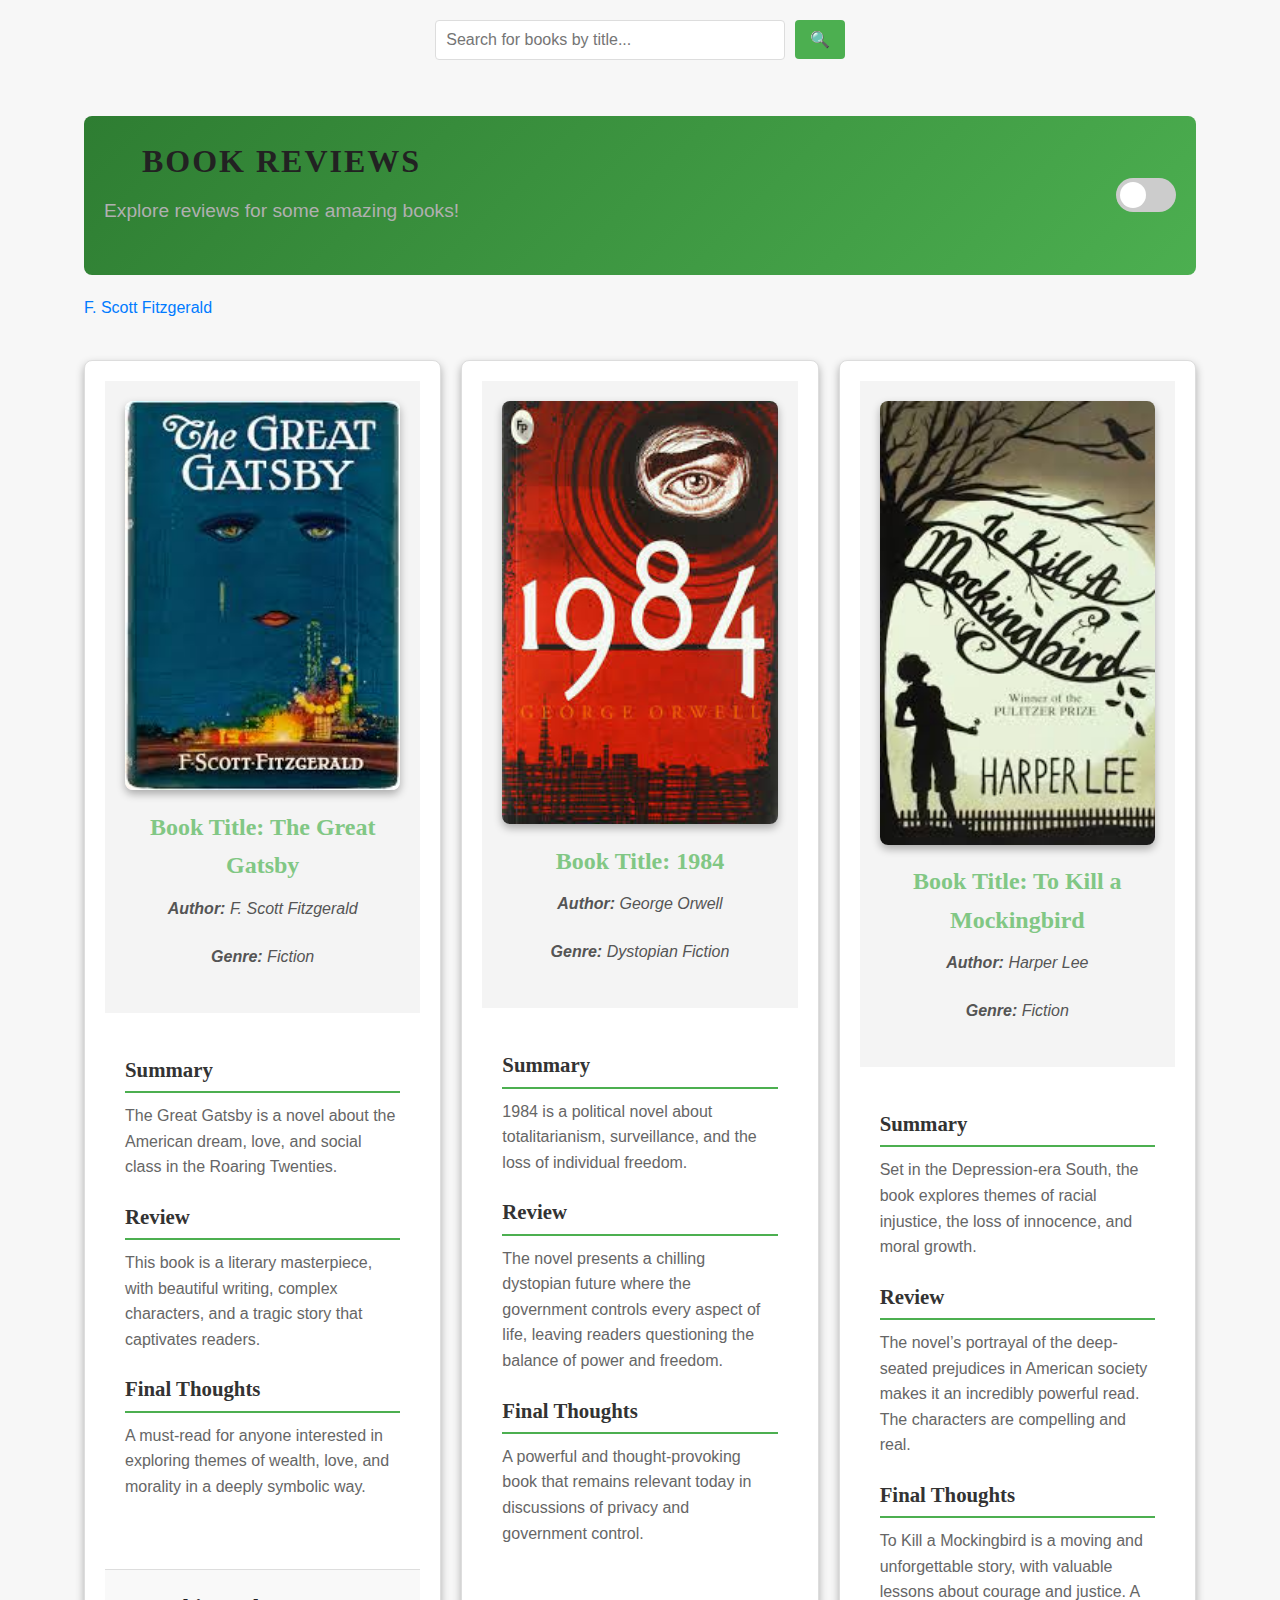
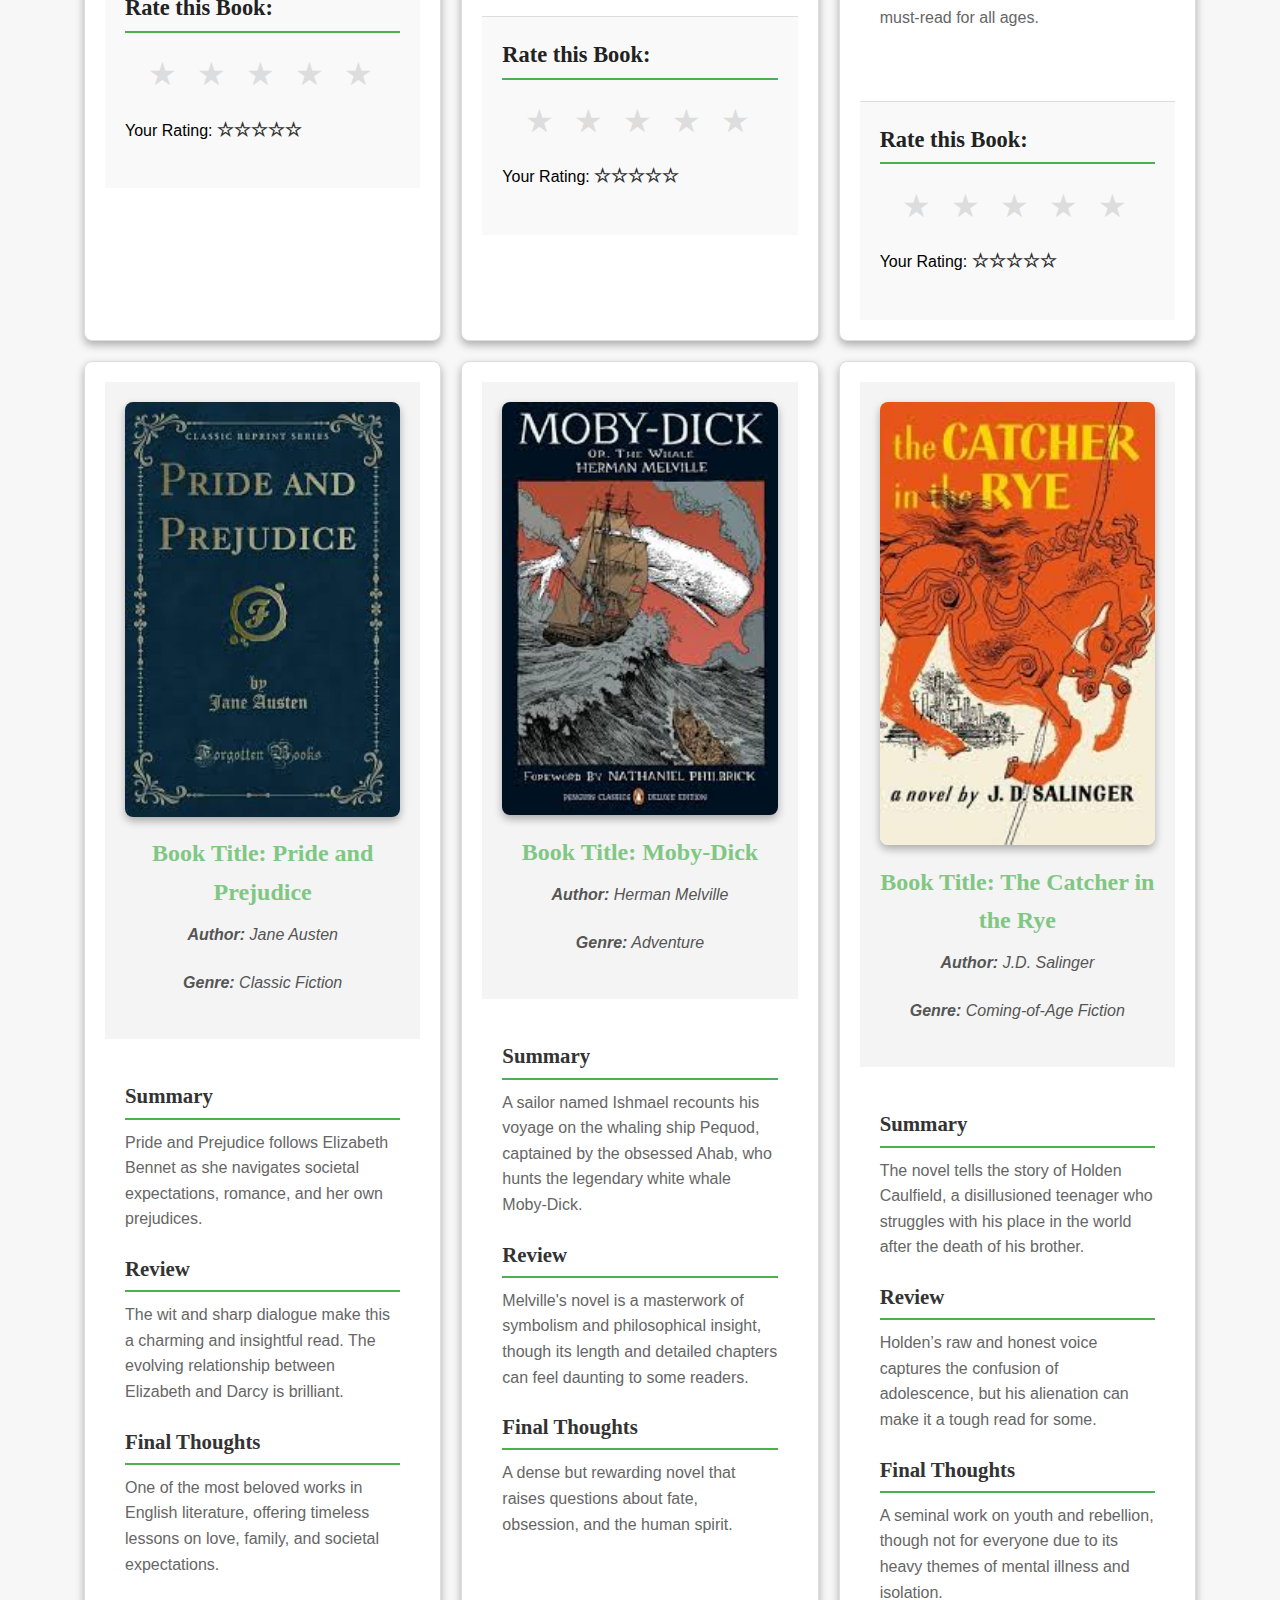
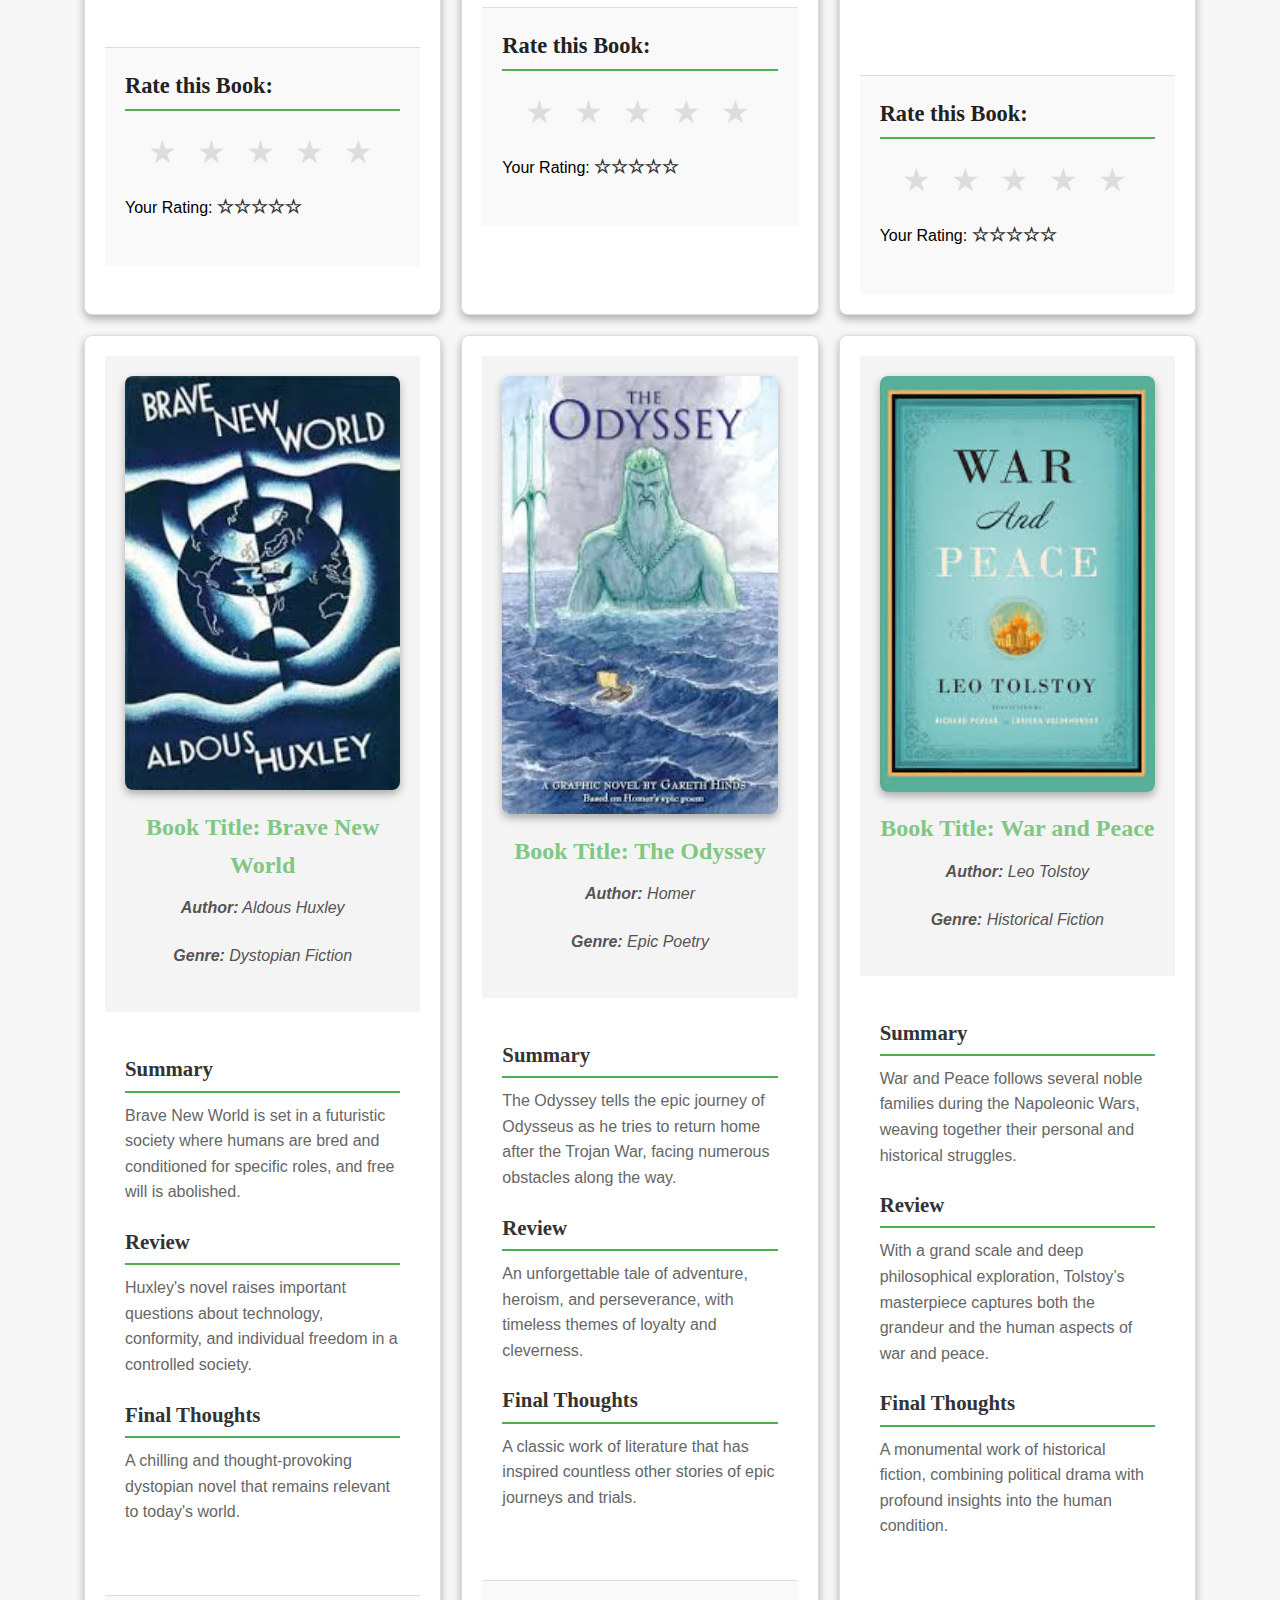
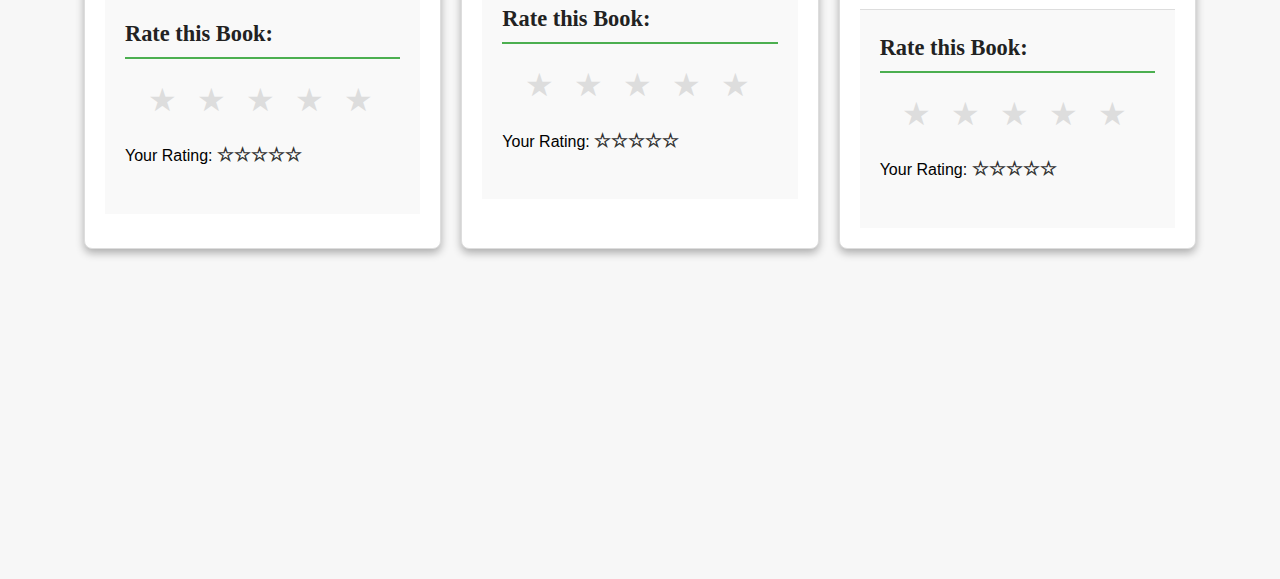
<file: index.html>
<!DOCTYPE html>
<html lang="en">

<head>
    <meta charset="UTF-8">
    <meta name="viewport" content="width=device-width, initial-scale=1.0">
    <title>Book Reviews</title>
    <link rel="stylesheet" href="css/style.css">
    <style>
        .counter-section {
          display: flex;
          justify-content: center;
          gap: 50px;
          padding: 80px 20px;
          background: #222;
          color: #fff;
          text-align: center;
          opacity: 0;
          transform: translateY(50px);
          transition: opacity 0.6s ease, transform 0.6s ease;
        }
      
        .counter-section.visible {
          opacity: 1;
          transform: translateY(0);
        }
      
        .counter {
          font-size: 2.5rem;
          font-weight: bold;
          min-width: 100px;
        }
      
        .label {
          font-size: 1rem;
          margin-top: 10px;
          color: #ccc;
        }
      </style>
</head>

<body>

<div class="search-container">
    <input type="text" id="search-bar" placeholder="Search for books by title..." oninput="searchBooks()">
    <button id="search-btn">🔍</button>
</div>

<div class="page-container">
    <header class="main-header">
        <div class="header-content">
            <h1>Book Reviews</h1>
            <p>Explore reviews for some amazing books!</p>
        </div>

        <label class="switch">
            <input type="checkbox" id="dark-mode-toggle">
            <span class="slider round"></span>
        </label>
        
    </header>
    
    
    <a href="index2.html">F. Scott Fitzgerald</a>

    <div class="book-list">


        <div class="book-item" onclick="openBookModal('gatsby')">
            <div class="book-header">
                <img src="img/book1.jpg" alt="">
                <h2>Book Title: The Great Gatsby</h2>
                <p><strong>Author:</strong> F. Scott Fitzgerald</p>
                <p><strong>Genre:</strong> Fiction</p>
            </div>

            <section class="book-details">
                <div class="summary">
                    <h3>Summary</h3>
                    <p>The Great Gatsby is a novel about the American dream, love, and social class in the Roaring Twenties.</p>
                </div>

                <div class="review">
                    <h3>Review</h3>
                    <p>This book is a literary masterpiece, with beautiful writing, complex characters, and a tragic story that captivates readers.</p>
                </div>

                <div class="final-thoughts">
                    <h3>Final Thoughts</h3>
                    <p>A must-read for anyone interested in exploring themes of wealth, love, and morality in a deeply symbolic way.</p>
                </div>
            </section>

            <section class="rating-section">
                <h3>Rate this Book:</h3>
                <div class="rating-stars">
                    <span class="star" data-value="1">★</span>
                    <span class="star" data-value="2">★</span>
                    <span class="star" data-value="3">★</span>
                    <span class="star" data-value="4">★</span>
                    <span class="star" data-value="5">★</span>
                </div>
                <p>Your Rating: <span class="rating-display">☆☆☆☆☆</span></p>
            </section>
        </div>

      
        <div class="book-item" onclick="openBookModal('1984')">
            <div class="book-header">
                <img src="img/book2.jpg" alt="">
                <h2>Book Title: 1984</h2>
                <p><strong>Author:</strong> George Orwell</p>
                <p><strong>Genre:</strong> Dystopian Fiction</p>
            </div>

            <section class="book-details">
                <div class="summary">
                    <h3>Summary</h3>
                    <p>1984 is a political novel about totalitarianism, surveillance, and the loss of individual freedom.</p>
                </div>

                <div class="review">
                    <h3>Review</h3>
                    <p>The novel presents a chilling dystopian future where the government controls every aspect of life, leaving readers questioning the balance of power and freedom.</p>
                </div>

                <div class="final-thoughts">
                    <h3>Final Thoughts</h3>
                    <p>A powerful and thought-provoking book that remains relevant today in discussions of privacy and government control.</p>
                </div>
            </section>

            <section class="rating-section">
                <h3>Rate this Book:</h3>
                <div class="rating-stars">
                    <span class="star" data-value="1">★</span>
                    <span class="star" data-value="2">★</span>
                    <span class="star" data-value="3">★</span>
                    <span class="star" data-value="4">★</span>
                    <span class="star" data-value="5">★</span>
                </div>
                <p>Your Rating: <span class="rating-display">☆☆☆☆☆</span></p>
            </section>
        </div>

      
        <div class="book-item" onclick="openBookModal('mockingbird')">
            <div class="book-header">
                <img src="img/book3.jpg" alt="">
                <h2>Book Title: To Kill a Mockingbird</h2>
                <p><strong>Author:</strong> Harper Lee</p>
                <p><strong>Genre:</strong> Fiction</p>
            </div>

            <section class="book-details">
                <div class="summary">
                    <h3>Summary</h3>
                    <p>Set in the Depression-era South, the book explores themes of racial injustice, the loss of innocence, and moral growth.</p>
                </div>

                <div class="review">
                    <h3>Review</h3>
                    <p>The novel’s portrayal of the deep-seated prejudices in American society makes it an incredibly powerful read. The characters are compelling and real.</p>
                </div>

                <div class="final-thoughts">
                    <h3>Final Thoughts</h3>
                    <p>To Kill a Mockingbird is a moving and unforgettable story, with valuable lessons about courage and justice. A must-read for all ages.</p>
                </div>
            </section>

            <section class="rating-section">
                <h3>Rate this Book:</h3>
                <div class="rating-stars">
                    <span class="star" data-value="1">★</span>
                    <span class="star" data-value="2">★</span>
                    <span class="star" data-value="3">★</span>
                    <span class="star" data-value="4">★</span>
                    <span class="star" data-value="5">★</span>
                </div>
                <p>Your Rating: <span class="rating-display">☆☆☆☆☆</span></p>
            </section>
        </div>

   
        <div class="book-item" onclick="openBookModal('pride')">
            <div class="book-header">
                <img src="img/book4.jpg" alt="">
                <h2>Book Title: Pride and Prejudice</h2>
                <p><strong>Author:</strong> Jane Austen</p>
                <p><strong>Genre:</strong> Classic Fiction</p>
            </div>

            <section class="book-details">
                <div class="summary">
                    <h3>Summary</h3>
                    <p>Pride and Prejudice follows Elizabeth Bennet as she navigates societal expectations, romance, and her own prejudices.</p>
                </div>

                <div class="review">
                    <h3>Review</h3>
                    <p>The wit and sharp dialogue make this a charming and insightful read. The evolving relationship between Elizabeth and Darcy is brilliant.</p>
                </div>

                <div class="final-thoughts">
                    <h3>Final Thoughts</h3>
                    <p>One of the most beloved works in English literature, offering timeless lessons on love, family, and societal expectations.</p>
                </div>
            </section>

            <section class="rating-section">
                <h3>Rate this Book:</h3>
                <div class="rating-stars">
                    <span class="star" data-value="1">★</span>
                    <span class="star" data-value="2">★</span>
                    <span class="star" data-value="3">★</span>
                    <span class="star" data-value="4">★</span>
                    <span class="star" data-value="5">★</span>
                </div>
                <p>Your Rating: <span class="rating-display">☆☆☆☆☆</span></p>
            </section>
        </div>

        <div class="book-item" onclick="openBookModal('moby')">
            <div class="book-header">
                <img src="img/book5.jpg" alt="">
                <h2>Book Title: Moby-Dick</h2>
                <p><strong>Author:</strong> Herman Melville</p>
                <p><strong>Genre:</strong> Adventure</p>
            </div>

            <section class="book-details">
                <div class="summary">
                    <h3>Summary</h3>
                    <p>A sailor named Ishmael recounts his voyage on the whaling ship Pequod, captained by the obsessed Ahab, who hunts the legendary white whale Moby-Dick.</p>
                </div>

                <div class="review">
                    <h3>Review</h3>
                    <p>Melville's novel is a masterwork of symbolism and philosophical insight, though its length and detailed chapters can feel daunting to some readers.</p>
                </div>

                <div class="final-thoughts">
                    <h3>Final Thoughts</h3>
                    <p>A dense but rewarding novel that raises questions about fate, obsession, and the human spirit.</p>
                </div>
            </section>

            <section class="rating-section">
                <h3>Rate this Book:</h3>
                <div class="rating-stars">
                    <span class="star" data-value="1">★</span>
                    <span class="star" data-value="2">★</span>
                    <span class="star" data-value="3">★</span>
                    <span class="star" data-value="4">★</span>
                    <span class="star" data-value="5">★</span>
                </div>
                <p>Your Rating: <span class="rating-display">☆☆☆☆☆</span></p>
            </section>
        </div>

        <div class="book-item" onclick="openBookModal('rye')">
            <div class="book-header">
                <img src="img/book6.jpg" alt="">
                <h2>Book Title: The Catcher in the Rye</h2>
                <p><strong>Author:</strong> J.D. Salinger</p>
                <p><strong>Genre:</strong> Coming-of-Age Fiction</p>
            </div>

            <section class="book-details">
                <div class="summary">
                    <h3>Summary</h3>
                    <p>The novel tells the story of Holden Caulfield, a disillusioned teenager who struggles with his place in the world after the death of his brother.</p>
                </div>

                <div class="review">
                    <h3>Review</h3>
                    <p>Holden’s raw and honest voice captures the confusion of adolescence, but his alienation can make it a tough read for some.</p>
                </div>

                <div class="final-thoughts">
                    <h3>Final Thoughts</h3>
                    <p>A seminal work on youth and rebellion, though not for everyone due to its heavy themes of mental illness and isolation.</p>
                </div>
            </section>

            <section class="rating-section">
                <h3>Rate this Book:</h3>
                <div class="rating-stars">
                    <span class="star" data-value="1">★</span>
                    <span class="star" data-value="2">★</span>
                    <span class="star" data-value="3">★</span>
                    <span class="star" data-value="4">★</span>
                    <span class="star" data-value="5">★</span>
                </div>
                <p>Your Rating: <span class="rating-display">☆☆☆☆☆</span></p>
            </section>
        </div>

        <div class="book-item" onclick="openBookModal('world')">
            <div class="book-header">
                <img src="img/book7.jpg" alt="">
                <h2>Book Title: Brave New World</h2>
                <p><strong>Author:</strong> Aldous Huxley</p>
                <p><strong>Genre:</strong> Dystopian Fiction</p>
                 
            </div>

            <section class="book-details">
                <div class="summary">
                    <h3>Summary</h3>
                    <p>Brave New World is set in a futuristic society where humans are bred and conditioned for specific roles, and free will is abolished.</p>
                </div>

                <div class="review">
                    <h3>Review</h3>
                    <p>Huxley's novel raises important questions about technology, conformity, and individual freedom in a controlled society.</p>
                </div>

                <div class="final-thoughts">
                    <h3>Final Thoughts</h3>
                    <p>A chilling and thought-provoking dystopian novel that remains relevant to today's world.</p>
                </div>
            </section>

            <section class="rating-section">
                <h3>Rate this Book:</h3>
                <div class="rating-stars">
                    <span class="star" data-value="1">★</span>
                    <span class="star" data-value="2">★</span>
                    <span class="star" data-value="3">★</span>
                    <span class="star" data-value="4">★</span>
                    <span class="star" data-value="5">★</span>
                </div>
                <p>Your Rating: <span class="rating-display">☆☆☆☆☆</span></p>
            </section>
        </div>

        <div class="book-item" onclick="openBookModal('odyssey')">
            <div class="book-header">
                <img src="img/book8.jpg" alt="">
                <h2>Book Title: The Odyssey</h2>
                <p><strong>Author:</strong> Homer</p>
                <p><strong>Genre:</strong> Epic Poetry</p>
            </div>

            <section class="book-details">
                <div class="summary">
                    <h3>Summary</h3>
                    <p>The Odyssey tells the epic journey of Odysseus as he tries to return home after the Trojan War, facing numerous obstacles along the way.</p>
                </div>

                <div class="review">
                    <h3>Review</h3>
                    <p>An unforgettable tale of adventure, heroism, and perseverance, with timeless themes of loyalty and cleverness.</p>
                </div>

                <div class="final-thoughts">
                    <h3>Final Thoughts</h3>
                    <p>A classic work of literature that has inspired countless other stories of epic journeys and trials.</p>
                </div>
            </section>

            <section class="rating-section">
                <h3>Rate this Book:</h3>
                <div class="rating-stars">
                    <span class="star" data-value="1">★</span>
                    <span class="star" data-value="2">★</span>
                    <span class="star" data-value="3">★</span>
                    <span class="star" data-value="4">★</span>
                    <span class="star" data-value="5">★</span>
                </div>
                <p>Your Rating: <span class="rating-display">☆☆☆☆☆</span></p>
            </section>
        </div>


        <div class="book-item">
            <div class="book-header" onclick="openBookModal('war')"> 
                <img src="img/book9.jpg" alt="">
                <h2>Book Title: War and Peace</h2>
                <p><strong>Author:</strong> Leo Tolstoy</p>
                <p><strong>Genre:</strong> Historical Fiction</p>
            </div>

            <section class="book-details">
                <div class="summary">
                    <h3>Summary</h3>
                    <p>War and Peace follows several noble families during the Napoleonic Wars, weaving together their personal and historical struggles.</p>
                </div>

                <div class="review">
                    <h3>Review</h3>
                    <p>With a grand scale and deep philosophical exploration, Tolstoy’s masterpiece captures both the grandeur and the human aspects of war and peace.</p>
                </div>

                <div class="final-thoughts">
                    <h3>Final Thoughts</h3>
                    <p>A monumental work of historical fiction, combining political drama with profound insights into the human condition.</p>
                </div>
            </section>

            <section class="rating-section">
                <h3>Rate this Book:</h3>
                <div class="rating-stars">
                    <span class="star" data-value="1">★</span>
                    <span class="star" data-value="2">★</span>
                    <span class="star" data-value="3">★</span>
                    <span class="star" data-value="4">★</span>
                    <span class="star" data-value="5">★</span>
                </div>
                <p>Your Rating: <span class="rating-display">☆☆☆☆☆</span></p>
            </section>
        </div>
            </div>  
    </div>
</div>

<!-- Scroll number counter -->
<div class="counter-section">
    <div>
        <div class="counter" data-target="1500">0</div>
        <div class="label">Total Reviews</div>
    </div>
    <div>
        <div class="counter" data-target="3200">0</div>
        <div class="label">Books Added</div>
    </div>
    <div>
        <div class="counter" data-target="760">0</div>
        <div class="label">Active Readers</div>
    </div>
</div>



<script>
    const counters = document.querySelectorAll('.counter-section .counter');
    const counterSection = document.querySelector('.counter-section');
    let hasAnimated = false;
  
    const animateCounter = (counter) => {
      const target = +counter.getAttribute('data-target');
      const speed = 200;
      const increment = target / speed;
  
      const updateCount = () => {
        const current = +counter.innerText;
        if (current < target) {
          counter.innerText = Math.ceil(current + increment);
          requestAnimationFrame(updateCount);
        } else {
          counter.innerText = target;
        }
      };
  
      updateCount();
    };
  
    const handleScroll = () => {
      const scrollTop = window.scrollY;
      const windowHeight = window.innerHeight;
      const docHeight = document.documentElement.scrollHeight;
  
      if (scrollTop + windowHeight >= docHeight - 10 && !hasAnimated) {
        counterSection.classList.add('visible');
        counters.forEach(counter => animateCounter(counter));
        hasAnimated = true;
      }
    };
  
    window.addEventListener('scroll', handleScroll);
  </script>



<script src="js/main.js"></script>

</body>

</html>
</file>
<file: css/style.css>
.main-header {
    background: linear-gradient(135deg, #2e7d32, #4CAF50); 
    color: #ffffff;
    padding: 40px 20px;
    text-align: center;
    border-radius: 10px;
    margin-bottom: 20px;
    position: relative;
}

.header-content {
    position: relative;
    z-index: 2;
}

.header-content h1 {
    font-size: 3rem;
    margin-bottom: 10px;
    font-weight: bold;
    text-transform: uppercase;
    letter-spacing: 2px;
}

.header-content p {
    font-size: 1.2rem;
    color: #b0b0b0; 
}


.navbar {
    display: flex;
    justify-content: center;
    margin-top: 20px;
    background-color: #333;
    border-radius: 8px;
    padding: 10px;
}

.navbar a {
    color: #fff;
    text-decoration: none;
    padding: 10px 20px;
    font-size: 1rem;
    font-weight: bold;
    transition: background-color 0.3s ease, transform 0.3s ease;
    border-radius: 5px;
    margin: 0 10px;
}

.navbar a:hover {
    background-color: #4CAF50;
    transform: translateY(-5px);
}

.navbar a.active {
    background-color: #81c784;
}


.toggle-btn {
    position: absolute;
    top: 20px;
    right: 20px;
    background-color: #4CAF50;
    color: #ffffff;
    border: none;
    border-radius: 50%;
    padding: 10px;
    cursor: pointer;
    font-size: 1.5rem;
    transition: background-color 0.3s ease, transform 0.3s ease;
}

.toggle-btn:hover {
    background-color: #81c784;
    transform: rotate(90deg);
}


.page-container {
    width: 90%;
    max-width: 1200px;
    margin: 0 auto;
}


* {
    margin: 0;
    padding: 0;
    box-sizing: border-box;
}

body {
    font-family: 'Arial', sans-serif;
    line-height: 1.6;
    background-color: #121212;
    color: #e0e0e0; 
}

.page_container {
    width: 90%;
    max-width: 1200px;
    margin: 0 auto;
}


.main_header {
    background: linear-gradient(135deg, #2e7d32, #4CAF50); 
    color: #ffffff;
    padding: 40px 0;
    text-align: center;
    border-radius: 10px;
    margin-bottom: 20px;
}

.header_content h1 {
    font-size: 2.5rem;
    margin-bottom: 10px;
    font-weight: bold;
}

.header_content p {
    font-size: 1.2rem;
    color: #b0b0b0; 
}


.book-list {
    display: grid;
    grid-template-columns: 1fr 1fr;
    gap: 30px;
}

.book-item {
    background-color: #1e1e1e; 
    padding: 20px;
    border-radius: 8px;
    box-shadow: 0 4px 8px rgba(0, 0, 0, 0.3);
    transition: transform 0.3s ease;
    border: 1px solid #333;
}

.book-item:hover {
    transform: translateY(-10px);
}


.book-header {
    text-align: center;
    margin-bottom: 20px;
}

.book-header img {
    max-width: 100%;
    height: auto;
    border-radius: 5px;
    box-shadow: 0 4px 8px rgba(0, 0, 0, 0.3);
    transition: transform 0.3s ease;
}

.book-header h2 {
    font-size: 1.8rem;
    margin-top: 10px;
    font-weight: bold;
    color: #81c784; 
}

.book-header p {
    color: #9e9e9e; 
    font-style: italic;
}

.book-details {
    margin-top: 20px;
}

.summary, .review, .final-thoughts {
    margin-bottom: 20px;
}

h3 {
    font-size: 1.4rem;
    color: #4CAF50;
    margin-bottom: 10px;
    border-bottom: 2px solid #4CAF50;
    padding-bottom: 5px;
}

p {
    font-size: 1rem;
    line-height: 1.5;
    color: #e0e0e0; 
}

.rating-section {
    margin-top: 30px;
}

.rating-stars {
    font-size: 1.5rem;
    color: #ffcc00;
    cursor: pointer;
    margin-bottom: 10px;
}

.rating-stars .star {
    margin-right: 5px;
}

.rating-stars .star:hover {
    color: #f1c40f;
}

.rating-display {
    font-weight: bold;
}


.star:hover,
.star.selected {
    color: #f39c12;
}


@media (max-width: 768px) {
    .book-list {
        grid-template-columns: 1fr;
    }

    .main_header h1 {
        font-size: 2rem;
    }

    .book-header h2 {
        font-size: 1.5rem;
    }

    .rating-stars {
        font-size: 1.2rem;
    }

    h3 {
        font-size: 1.2rem;
    }

    p {
        font-size: 0.9rem;
    }
}


body {
    background-color: white;
    color: black;
}

.dark-mode {
    background-color: #121212;
    color: white;
}

.dark-mode .main-header {
    background-color: #333;
}

.dark-mode .book-item {
    background-color: #222;
    color: white;
}



body {
    background-color: white;
    color: black;
}

.dark-mode {
    background-color: #121212;
    color: white;
}

.dark-mode .main-header {
    background-color: #333;
}

.dark-mode .book-item {
    background-color: #222;
    color: white;
}



* {
    margin: 0;
    padding: 0;
    box-sizing: border-box;
}

body {
    font-family: Arial, sans-serif;
    background-color: white;
    color: #333;
    line-height: 1.6;
    transition: background-color 0.3s ease, color 0.3s ease;
}

.dark-mode {
    background-color: #121212;
    color: white;
}

.page-container {
    max-width: 1200px;
    margin: 0 auto;
    padding: 20px;
}


.main-header {
    display: flex;
    justify-content: space-between;
    align-items: center;
    background-color: #f4f4f4;
    padding: 20px;
    border-radius: 8px;
    transition: background-color 0.3s ease;
}

.dark-mode .main-header {
    background-color: #333;
}

.header-content h1 {
    font-size: 2rem;
    margin-bottom: 10px;
}

.header-content p {
    font-size: 1.2rem;
}

.toggle-button {
    background-color: transparent;
    border: none;
    font-size: 2rem;
    cursor: pointer;
    transition: color 0.3s ease;
}

.toggle-button:hover {
    color: #ffcc00;
}

.dark-mode .toggle-button {
    color: #ffcc00;
}


.book-list {
    display: grid;
    grid-template-columns: repeat(auto-fill, minmax(280px, 1fr));
    gap: 20px;
    margin-top: 40px;
}


.book-item {
    background-color: #fff;
    border: 1px solid #ddd;
    border-radius: 8px;
    overflow: hidden;
    transition: transform 0.3s ease, box-shadow 0.3s ease;
}

.dark-mode .book-item {
    background-color: #222;
    border-color: #444;
}

.book-item:hover {
    transform: translateY(-10px);
    box-shadow: 0 4px 12px rgba(0, 0, 0, 0.1);
}

.book-header {
    padding: 20px;
    background-color: #f4f4f4;
    text-align: center;
}

.dark-mode .book-header {
    background-color: #333;
}

.book-header img {
    width: 100%;
    height: auto;
    border-radius: 8px;
}

.book-header h2 {
    margin-top: 10px;
    font-size: 1.5rem;
    font-weight: bold;
}

.book-header p {
    font-size: 1rem;
    color: #555;
}


.book-details {
    padding: 20px;
}

.book-details h3 {
    font-size: 1.3rem;
    margin-bottom: 10px;
    color: #333;
}

.book-details p {
    font-size: 1rem;
    margin-bottom: 15px;
    line-height: 1.6;
    color: #666;
}


.rating-section {
    padding: 20px;
    background-color: #f9f9f9;
    border-top: 1px solid #ddd;
}

.dark-mode .rating-section {
    background-color: #333;
}

.rating-stars {
    display: flex;
    justify-content: center;
    gap: 5px;
    margin-bottom: 10px;
}

.star {
    font-size: 2rem;
    cursor: pointer;
    color: #ddd;
    transition: color 0.2s ease;
}

.star:hover,
.star.selected {
    color: #ffcc00;
}

.rating-display {
    font-size: 1.2rem;
    font-weight: bold;
    color: #333;
}

.dark-mode .rating-display {
    color: #ffcc00;
}

.switch {
    position: relative;
    display: inline-block;
    width: 60px;
    height: 34px;
  }
  

  .switch input {
    opacity: 0;
    width: 0;
    height: 0;
  }
  

  .slider {
    position: absolute;
    cursor: pointer;
    top: 0;
    left: 0;
    right: 0;
    bottom: 0;
    background-color: #ccc;
    -webkit-transition: .4s;
    transition: .4s;
  }
  
  .slider:before {
    position: absolute;
    content: "";
    height: 26px;
    width: 26px;
    left: 4px;
    bottom: 4px;
    background-color: white;
    -webkit-transition: .4s;
    transition: .4s;
  }
  
  input:checked + .slider {
    background-color: #2196F3;
  }
  
  input:focus + .slider {
    box-shadow: 0 0 1px #2196F3;
  }
  
  input:checked + .slider:before {
    -webkit-transform: translateX(26px);
    -ms-transform: translateX(26px);
    transform: translateX(26px);
  }
  

  .slider.round {
    border-radius: 34px;
  }
  
  .slider.round:before {
    border-radius: 50%;
  }

  .rating-stars {
    cursor: pointer;
    font-size: 1.5em;
    color: gold;
}

.rating-stars span {
    padding: 5px;
}

.rating-stars span.selected {
    color: #FFD700;
}





.search-container {
    margin: 20px auto;
    text-align: center;
    max-width: 500px;
}

#search-bar {
    padding: 10px;
    width: 70%;
    border: 1px solid #ddd;
    border-radius: 4px;
    font-size: 16px;
}

#search-btn {
    padding: 10px 15px;
    background-color: #4CAF50;
    color: white;
    border: none;
    border-radius: 4px;
    cursor: pointer;
    font-size: 16px;
    margin-left: 5px;
}

.book-list {
    display: grid;
    grid-template-columns: repeat(3, 1fr); 
    gap: 20px;
    margin-top: 40px;
}

.book-item {
    background-color: #fff;
    border: 1px solid #ddd;
    border-radius: 8px;
    overflow: hidden;
    transition: transform 0.3s ease, box-shadow 0.3s ease;
    cursor: pointer; 
}

.dark-mode .book-item {
    background-color: #222;
    border-color: #444;
}

.book-item:hover {
    transform: translateY(-10px);
    box-shadow: 0 4px 12px rgba(0, 0, 0, 0.1);
}



body {
    font-family: 'Roboto', sans-serif;
}


h1, h2, h3, h4, h5, h6 {
    font-family: 'Roboto', sans-serif;
}


p {
    font-family: 'Roboto', sans-serif;
}




/* Reset default margin, padding, and box-sizing for all elements */
* {
    margin: 0;
    padding: 0;
    box-sizing: border-box;
    font-family: 'Poppins', sans-serif; /* Set default font to Poppins */
  }
  

  body {
    font-family: 'Poppins', sans-serif; 
    line-height: 1.6;
    font-size: 16px;
    color: #000000;
    background-color: #f7f7f7;
  }
  

  h1, h2, h3, h4, h5, h6 {
    font-family: 'Merriweather', serif; 
    font-weight: 700; 
    color: #222;
    margin-bottom: 0.5em;
  }
  
  
  p {
    font-family: 'Poppins', sans-serif; 
    font-weight: 400;
    font-size: 1rem;
    color: #000000;
    margin-bottom: 1.5em;
  }
  
 
  a {
    font-family: 'Lato', sans-serif;
    text-decoration: none;
    color: #007BFF;
  }
  
  a:hover {
    text-decoration: underline;
    color: #0056b3;
  }
  
  
  button, input[type="submit"], input[type="button"] {
    font-family: 'Lato', sans-serif; 
    font-weight: 700;
    color: #fff;
    background-color: #007BFF;
    border: none;
    padding: 10px 20px;
    cursor: pointer;
  }
  
  button:hover, input[type="submit"]:hover, input[type="button"]:hover {
    background-color: #0056b3;
  }
  

  blockquote {
    font-family: 'Poppins', sans-serif;
    font-style: italic;
    color: #000000;
    border-left: 4px solid #ccc;
    padding-left: 1em;
    margin: 1em 0;
  }
  

  ul, ol {
    font-family: 'Poppins', sans-serif;
    color: #000000;
    margin: 1em 0;
  }
  
  li {
    margin: 0.5em 0;
  }
  
 
  table {
    font-family: 'Poppins', sans-serif;
    border-collapse: collapse;
    width: 100%;
  }
  
  th, td {
    border: 1px solid #ddd;
    padding: 8px;
    text-align: left;
  }
  

  input, textarea, select {
    font-family: 'Poppins', sans-serif;
    font-size: 1rem;
    color: #000000;
    padding: 8px;
    margin-bottom: 1em;
    border: 1px solid #ccc;
    border-radius: 4px;
  }
  
 
  code, pre {
    font-family: 'Courier New', Courier, monospace;
    color: #d6336c;
  }
  
  
  .custom-class {
    font-family: 'Merriweather', serif; 
    font-weight: 700;
    color: #000000;
  }
  
.author{
    color: #81c784;
    display: inline-block;
}
</file>
